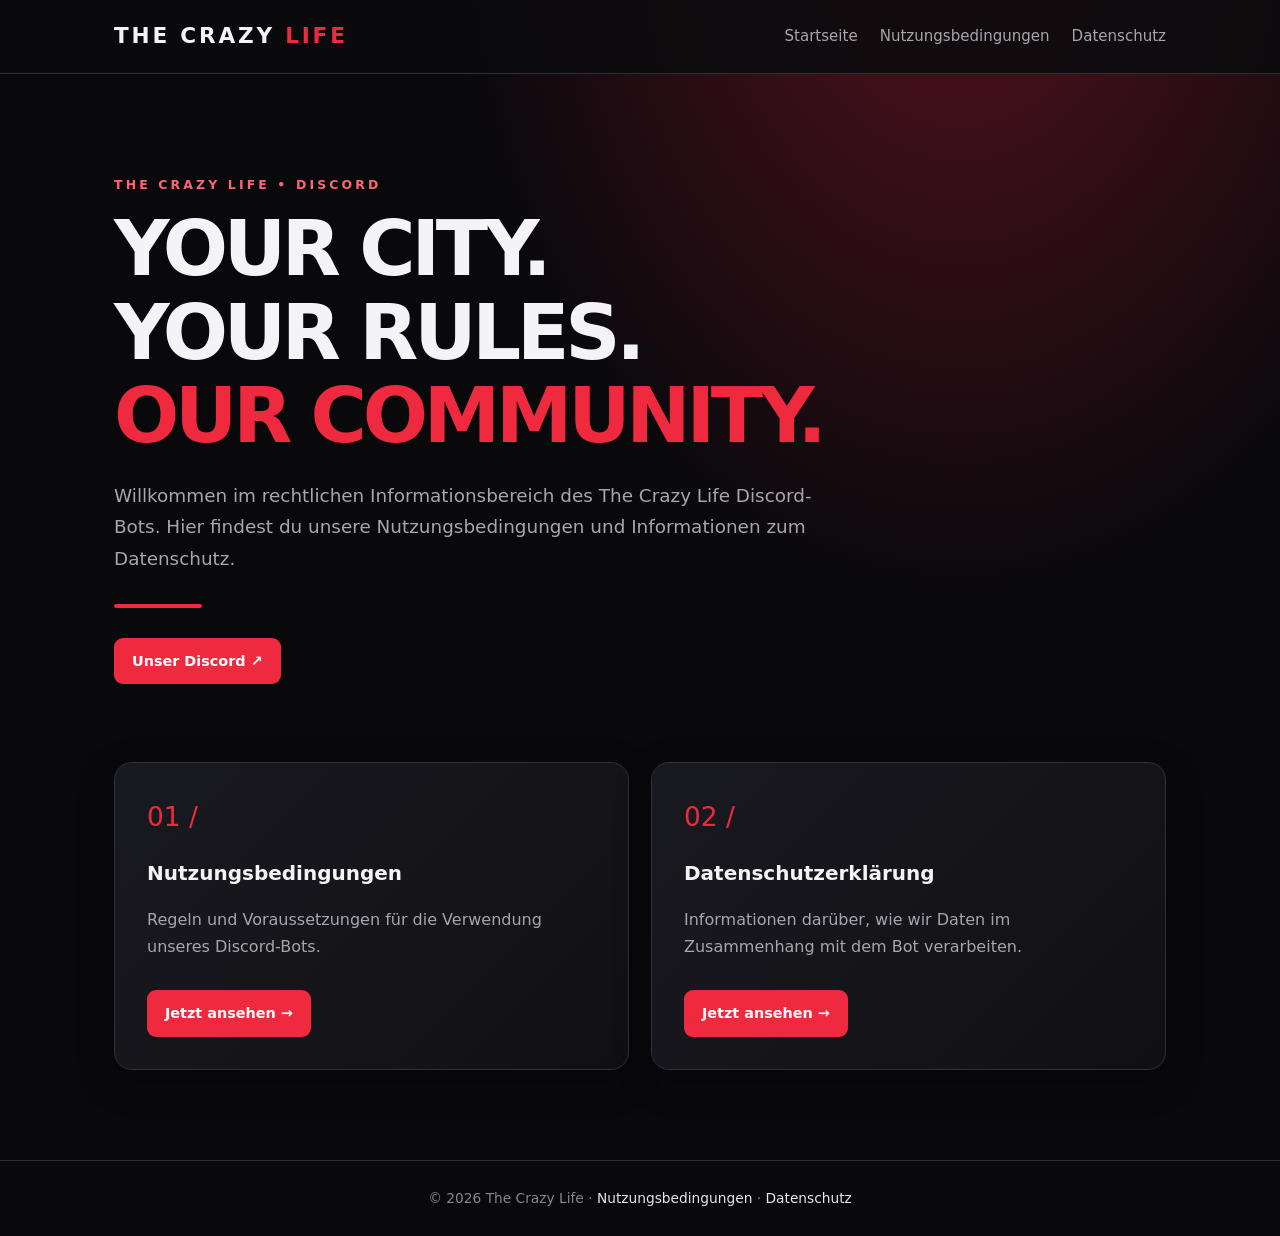
<file: index.html>
<!doctype html><html lang="de"><head><meta charset="utf-8"><meta name="viewport" content="width=device-width,initial-scale=1"><meta name="description" content="Rechtliche Informationen für den The Crazy Life Discord-Bot."><title>TCL | Discord-Bot Rechtliches</title><link rel="stylesheet" href="style.css"></head><body><header><nav><a class="brand" href="index.html">THE CRAZY <span>LIFE</span></a><div class="links"><a href="index.html">Startseite</a><a href="terms.html">Nutzungsbedingungen</a><a href="privacy.html">Datenschutz</a></div></nav></header><main><div class="hero"><div class="eyebrow">The Crazy Life • Discord</div><h1>YOUR CITY.<br>YOUR RULES.<br><em>OUR COMMUNITY.</em></h1><p class="lead">Willkommen im rechtlichen Informationsbereich des The Crazy Life Discord-Bots. Hier findest du unsere Nutzungsbedingungen und Informationen zum Datenschutz.</p><div class="rule"></div><a class="button" href="https://discord.gg/RqWHQWPMZW" rel="noopener noreferrer">Unser Discord ↗</a></div><div class="grid"><article class="card"><div class="tag">01 /</div><h2>Nutzungsbedingungen</h2><p>Regeln und Voraussetzungen für die Verwendung unseres Discord-Bots.</p><a class="button" href="terms.html">Jetzt ansehen →</a></article><article class="card"><div class="tag">02 /</div><h2>Datenschutzerklärung</h2><p>Informationen darüber, wie wir Daten im Zusammenhang mit dem Bot verarbeiten.</p><a class="button" href="privacy.html">Jetzt ansehen →</a></article></div></main><footer>© 2026 The Crazy Life · <a href="terms.html">Nutzungsbedingungen</a> · <a href="privacy.html">Datenschutz</a></footer></body></html>
</file>
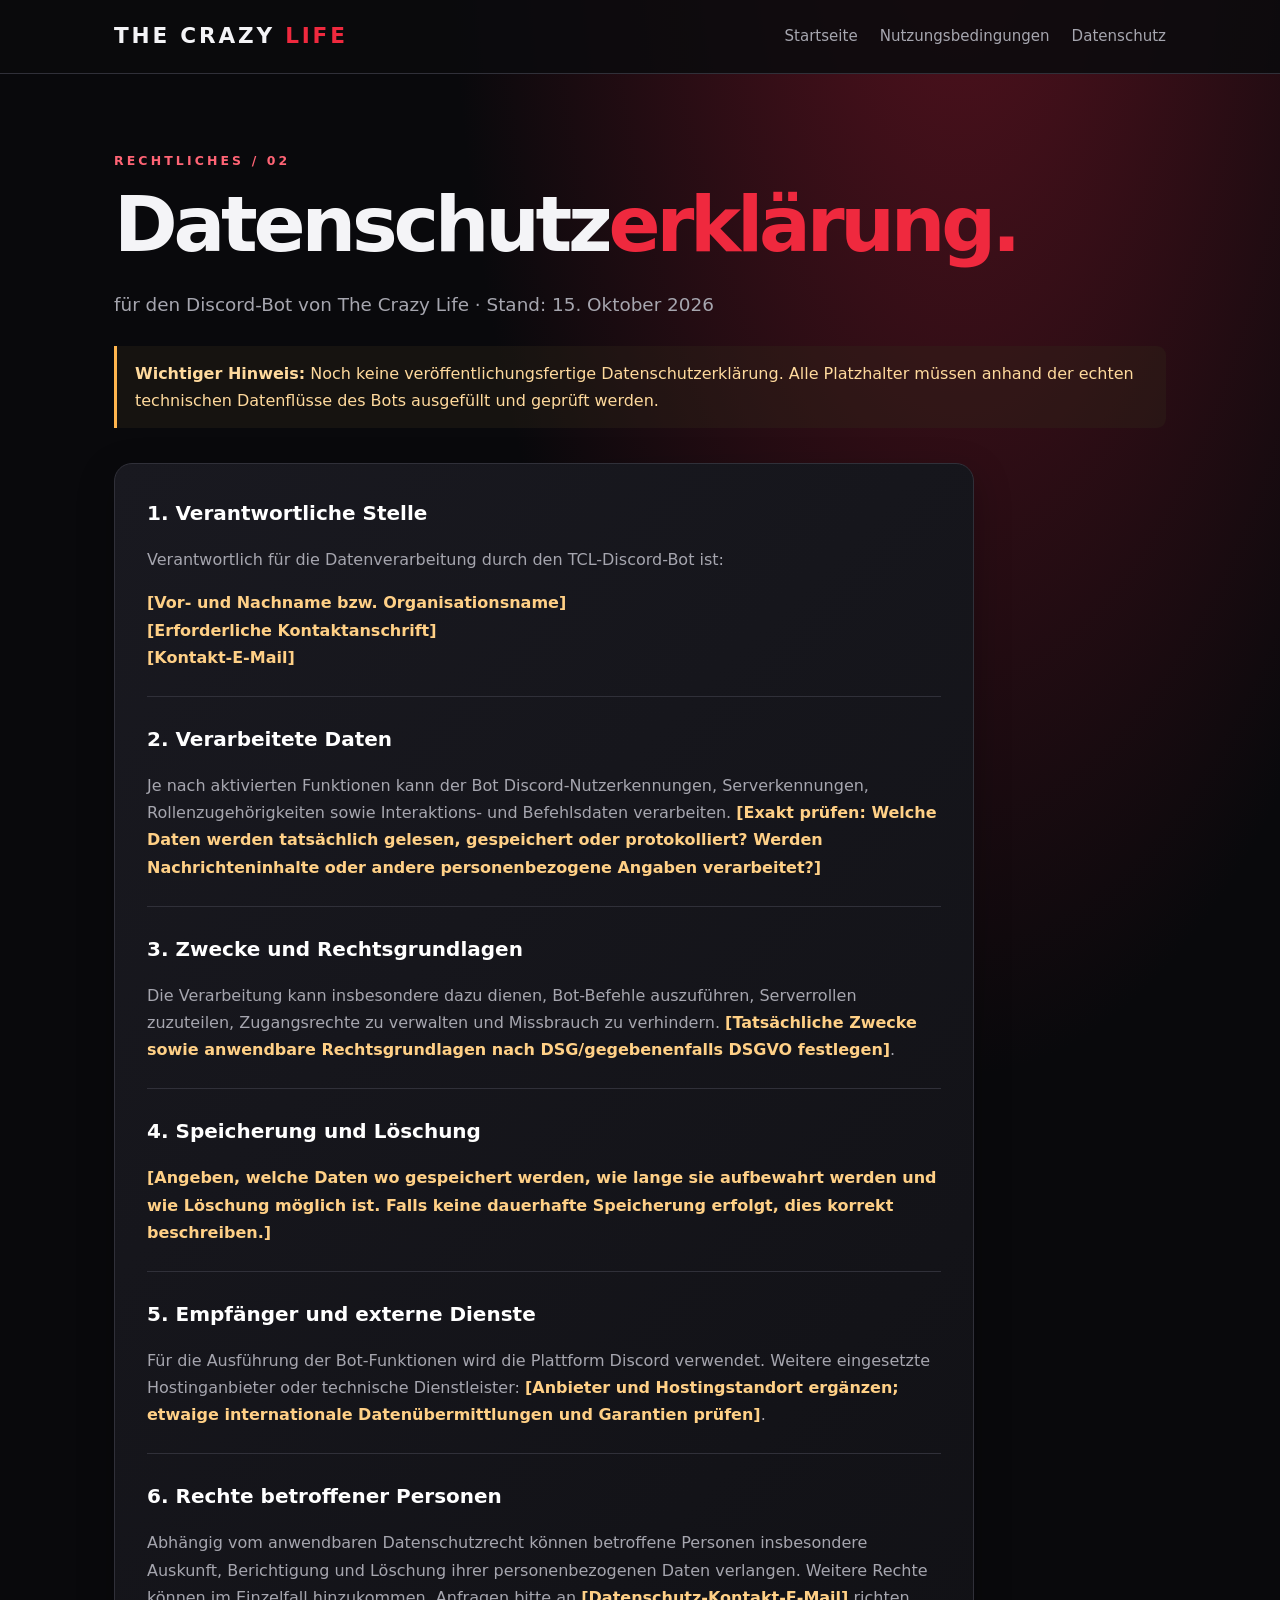
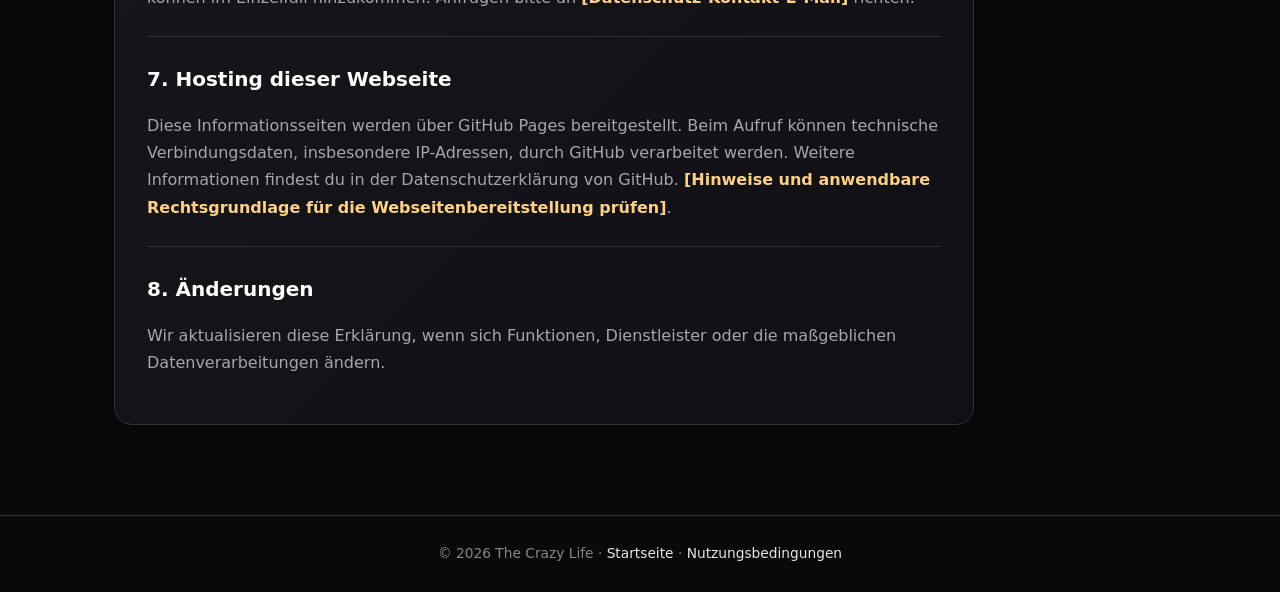
<file: privacy.html>
<!doctype html><html lang="de"><head><meta charset="utf-8"><meta name="viewport" content="width=device-width,initial-scale=1"><title>TCL | Datenschutzerklärung</title><link rel="stylesheet" href="style.css"></head><body><header><nav><a class="brand" href="index.html">THE CRAZY <span>LIFE</span></a><div class="links"><a href="index.html">Startseite</a><a href="terms.html">Nutzungsbedingungen</a><a href="privacy.html">Datenschutz</a></div></nav></header><main><div class="eyebrow">Rechtliches / 02</div><h1>Datenschutz<em>erklärung.</em></h1><p class="lead">für den Discord-Bot von The Crazy Life · Stand: 15. Oktober 2026</p><div class="notice"><strong>Wichtiger Hinweis:</strong> Noch keine veröffentlichungsfertige Datenschutzerklärung. Alle Platzhalter müssen anhand der echten technischen Datenflüsse des Bots ausgefüllt und geprüft werden.</div><div class="legal"><section><h2>1. Verantwortliche Stelle</h2><p>Verantwortlich für die Datenverarbeitung durch den TCL-Discord-Bot ist:</p><p class="placeholder">[Vor- und Nachname bzw. Organisationsname]<br>[Erforderliche Kontaktanschrift]<br>[Kontakt-E-Mail]</p></section><section><h2>2. Verarbeitete Daten</h2><p>Je nach aktivierten Funktionen kann der Bot Discord-Nutzerkennungen, Serverkennungen, Rollenzugehörigkeiten sowie Interaktions- und Befehlsdaten verarbeiten. <span class="placeholder">[Exakt prüfen: Welche Daten werden tatsächlich gelesen, gespeichert oder protokolliert? Werden Nachrichteninhalte oder andere personenbezogene Angaben verarbeitet?]</span></p></section><section><h2>3. Zwecke und Rechtsgrundlagen</h2><p>Die Verarbeitung kann insbesondere dazu dienen, Bot-Befehle auszuführen, Serverrollen zuzuteilen, Zugangsrechte zu verwalten und Missbrauch zu verhindern. <span class="placeholder">[Tatsächliche Zwecke sowie anwendbare Rechtsgrundlagen nach DSG/gegebenenfalls DSGVO festlegen]</span>.</p></section><section><h2>4. Speicherung und Löschung</h2><p class="placeholder">[Angeben, welche Daten wo gespeichert werden, wie lange sie aufbewahrt werden und wie Löschung möglich ist. Falls keine dauerhafte Speicherung erfolgt, dies korrekt beschreiben.]</p></section><section><h2>5. Empfänger und externe Dienste</h2><p>Für die Ausführung der Bot-Funktionen wird die Plattform Discord verwendet. Weitere eingesetzte Hostinganbieter oder technische Dienstleister: <span class="placeholder">[Anbieter und Hostingstandort ergänzen; etwaige internationale Datenübermittlungen und Garantien prüfen]</span>.</p></section><section><h2>6. Rechte betroffener Personen</h2><p>Abhängig vom anwendbaren Datenschutzrecht können betroffene Personen insbesondere Auskunft, Berichtigung und Löschung ihrer personenbezogenen Daten verlangen. Weitere Rechte können im Einzelfall hinzukommen. Anfragen bitte an <span class="placeholder">[Datenschutz-Kontakt-E-Mail]</span> richten.</p></section><section><h2>7. Hosting dieser Webseite</h2><p>Diese Informationsseiten werden über GitHub Pages bereitgestellt. Beim Aufruf können technische Verbindungsdaten, insbesondere IP-Adressen, durch GitHub verarbeitet werden. Weitere Informationen findest du in der <a href="https://docs.github.com/en/site-policy/privacy-policies/github-general-privacy-statement">Datenschutzerklärung von GitHub</a>. <span class="placeholder">[Hinweise und anwendbare Rechtsgrundlage für die Webseitenbereitstellung prüfen]</span>.</p></section><section><h2>8. Änderungen</h2><p>Wir aktualisieren diese Erklärung, wenn sich Funktionen, Dienstleister oder die maßgeblichen Datenverarbeitungen ändern.</p></section></div></main><footer>© 2026 The Crazy Life · <a href="index.html">Startseite</a> · <a href="terms.html">Nutzungsbedingungen</a></footer></body></html>
</file>
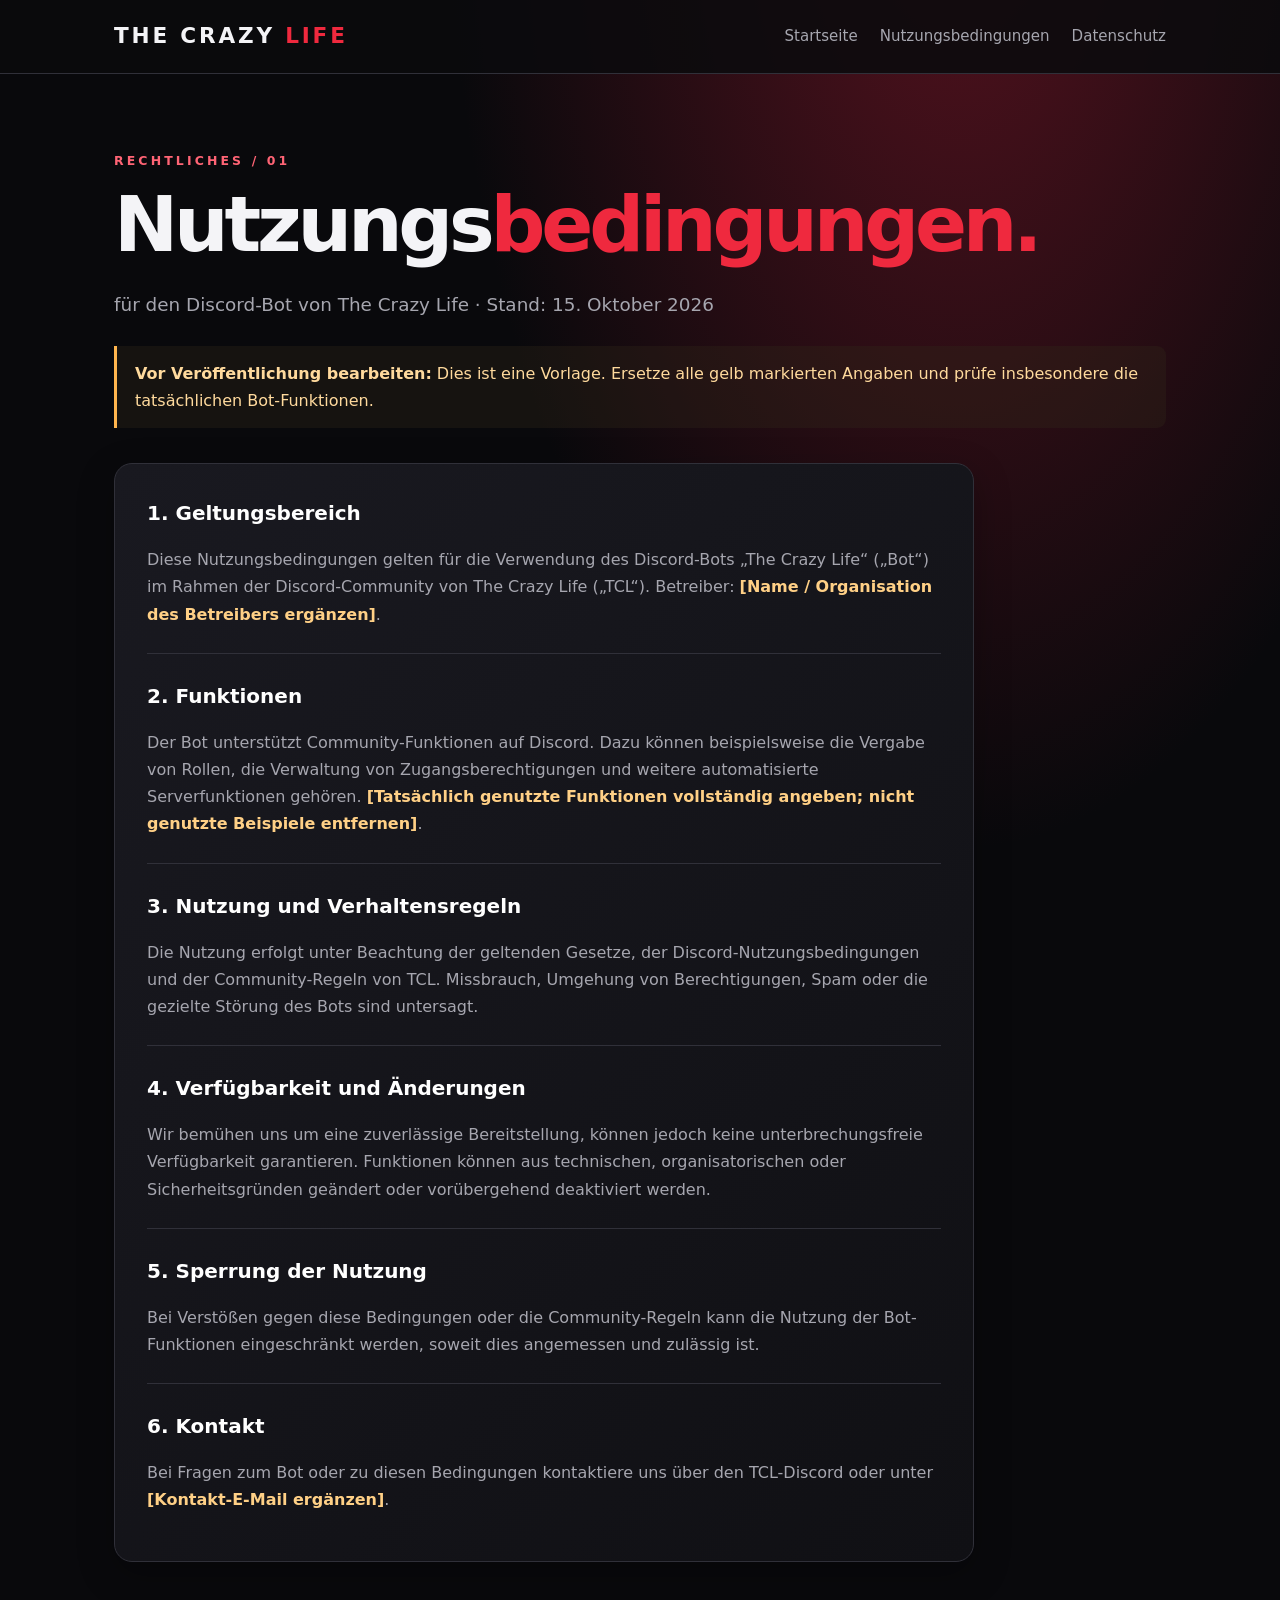
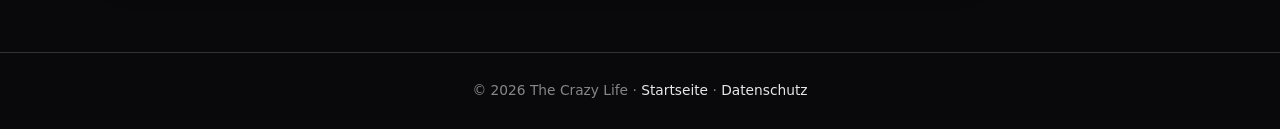
<file: terms.html>
<!doctype html><html lang="de"><head><meta charset="utf-8"><meta name="viewport" content="width=device-width,initial-scale=1"><title>TCL | Nutzungsbedingungen</title><link rel="stylesheet" href="style.css"></head><body><header><nav><a class="brand" href="index.html">THE CRAZY <span>LIFE</span></a><div class="links"><a href="index.html">Startseite</a><a href="terms.html">Nutzungsbedingungen</a><a href="privacy.html">Datenschutz</a></div></nav></header><main><div class="eyebrow">Rechtliches / 01</div><h1>Nutzungs<em>bedingungen.</em></h1><p class="lead">für den Discord-Bot von The Crazy Life · Stand: 15. Oktober 2026</p><div class="notice"><strong>Vor Veröffentlichung bearbeiten:</strong> Dies ist eine Vorlage. Ersetze alle gelb markierten Angaben und prüfe insbesondere die tatsächlichen Bot-Funktionen.</div><div class="legal"><section><h2>1. Geltungsbereich</h2><p>Diese Nutzungsbedingungen gelten für die Verwendung des Discord-Bots „The Crazy Life“ („Bot“) im Rahmen der Discord-Community von The Crazy Life („TCL“). Betreiber: <span class="placeholder">[Name / Organisation des Betreibers ergänzen]</span>.</p></section><section><h2>2. Funktionen</h2><p>Der Bot unterstützt Community-Funktionen auf Discord. Dazu können beispielsweise die Vergabe von Rollen, die Verwaltung von Zugangsberechtigungen und weitere automatisierte Serverfunktionen gehören. <span class="placeholder">[Tatsächlich genutzte Funktionen vollständig angeben; nicht genutzte Beispiele entfernen]</span>.</p></section><section><h2>3. Nutzung und Verhaltensregeln</h2><p>Die Nutzung erfolgt unter Beachtung der geltenden Gesetze, der Discord-Nutzungsbedingungen und der Community-Regeln von TCL. Missbrauch, Umgehung von Berechtigungen, Spam oder die gezielte Störung des Bots sind untersagt.</p></section><section><h2>4. Verfügbarkeit und Änderungen</h2><p>Wir bemühen uns um eine zuverlässige Bereitstellung, können jedoch keine unterbrechungsfreie Verfügbarkeit garantieren. Funktionen können aus technischen, organisatorischen oder Sicherheitsgründen geändert oder vorübergehend deaktiviert werden.</p></section><section><h2>5. Sperrung der Nutzung</h2><p>Bei Verstößen gegen diese Bedingungen oder die Community-Regeln kann die Nutzung der Bot-Funktionen eingeschränkt werden, soweit dies angemessen und zulässig ist.</p></section><section><h2>6. Kontakt</h2><p>Bei Fragen zum Bot oder zu diesen Bedingungen kontaktiere uns über den <a href="https://discord.gg/RqWHQWPMZW">TCL-Discord</a> oder unter <span class="placeholder">[Kontakt-E-Mail ergänzen]</span>.</p></section></div></main><footer>© 2026 The Crazy Life · <a href="index.html">Startseite</a> · <a href="privacy.html">Datenschutz</a></footer></body></html>
</file>
<file: style.css>
:root{color-scheme:dark;--bg:#09090c;--panel:#131319;--text:#f4f4f7;--muted:#a6a6af;--red:#ef293e;--line:#303039}*{box-sizing:border-box}body{margin:0;background:radial-gradient(ellipse at 75% -10%,#57121f 0,transparent 38%),var(--bg);color:var(--text);font-family:Inter,system-ui,-apple-system,Segoe UI,sans-serif;line-height:1.7}a{color:inherit;text-decoration:none}header{border-bottom:1px solid var(--line);background:#0b0b0de0}nav{max-width:1100px;margin:auto;padding:18px 24px;display:flex;align-items:center;justify-content:space-between;gap:18px;flex-wrap:wrap}.brand{font-size:1.35rem;letter-spacing:.13em;font-weight:900}.brand span{color:var(--red)}.links{display:flex;flex-wrap:wrap;gap:22px;font-size:.94rem;color:var(--muted)}.links a:hover,a:focus-visible{color:#fff}main{max-width:1100px;padding:76px 24px 90px;margin:auto}.eyebrow{color:#ff6475;letter-spacing:.25em;font-weight:750;font-size:.78rem;text-transform:uppercase}h1{font-size:clamp(2.35rem,6vw,5rem);letter-spacing:-.055em;line-height:1.09;margin:12px 0 22px}h1 em{font-style:normal;color:var(--red)}h2{font-size:1.25rem;margin:0 0 12px}p{color:var(--muted)}.lead{max-width:700px;font-size:1.15rem}.hero{padding:24px 0 40px}.rule{width:88px;height:4px;background:var(--red);border-radius:5px;margin:30px 0}.grid{display:grid;grid-template-columns:repeat(2,minmax(0,1fr));gap:22px;margin-top:38px}.card,.legal{border:1px solid var(--line);background:linear-gradient(135deg,#191920,#101014);border-radius:18px;padding:32px;box-shadow:0 12px 36px #0004}.card p{min-height:68px}.tag{color:var(--red);font-size:1.65rem;margin-bottom:16px}.button{display:inline-flex;gap:10px;align-items:center;background:var(--red);padding:11px 18px;border-radius:9px;font-weight:800;font-size:.9rem;color:white}.button:hover{background:#c91931}.notice{border-left:3px solid #ffb54e;background:#31271955;padding:14px 18px;margin:26px 0;color:#ffda9d;border-radius:0 9px 9px 0}.legal{max-width:860px;margin-top:35px}.legal section+section{border-top:1px solid var(--line);padding-top:25px;margin-top:25px}.legal h2{color:#fff}.legal li{color:var(--muted);margin:5px 0}.placeholder{color:#ffd086;font-weight:700}footer{border-top:1px solid var(--line);padding:26px 24px;color:#85858c;text-align:center;font-size:.86rem}footer a{color:#e6e6eb}footer a:hover{text-decoration:underline}@media(max-width:680px){main{padding-top:40px}.grid{grid-template-columns:1fr}.card,.legal{padding:24px}.links{gap:13px}}
</file>
